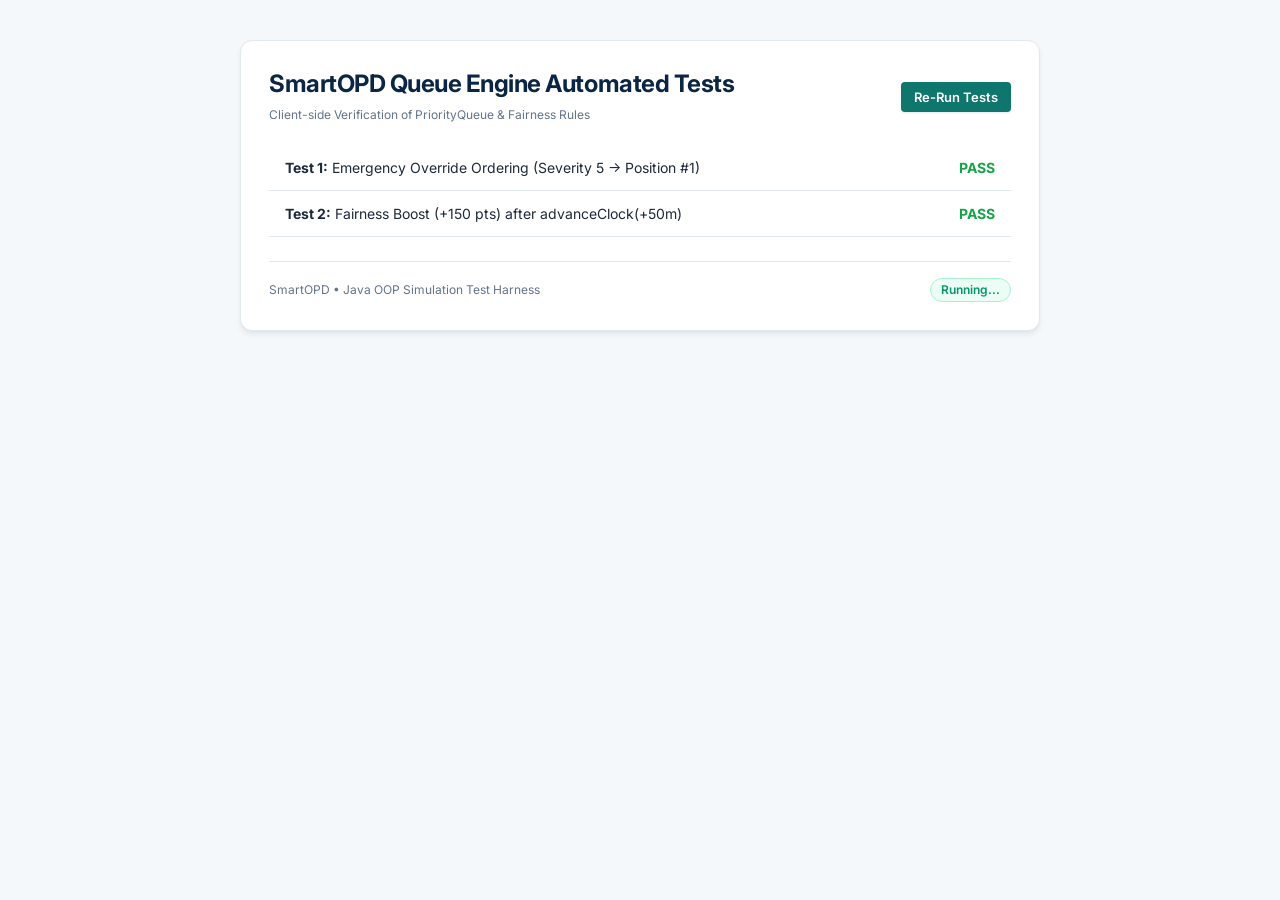
<file: frontend/js/tests/queue-tests.html>
<!DOCTYPE html>
<html lang="en">
<head>
  <meta charset="UTF-8">
  <meta name="viewport" content="width=device-width, initial-scale=1.0">
  <title>SmartOPD Queue Engine – Test Suite</title>
  <link rel="stylesheet" href="../../css/variables.css">
  <link rel="stylesheet" href="../../css/base.css">
  <style>
    body { padding: 40px; background-color: var(--bg-page); }
    .test-box { max-width: 800px; margin: 0 auto; background: #FFFFFF; border-radius: 12px; padding: 28px; box-shadow: var(--shadow-md); border: 1px solid var(--border-light); }
    .test-row { display: flex; align-items: center; justify-content: space-between; padding: 12px 16px; border-bottom: 1px solid var(--border-light); font-size: 0.875rem; }
    .test-pass { color: #16A34A; font-weight: 700; display: inline-flex; align-items: center; gap: 6px; }
    .test-fail { color: #DC2626; font-weight: 700; display: inline-flex; align-items: center; gap: 6px; }
  </style>
</head>
<body>
  <div class="test-box">
    <div style="display: flex; justify-content: space-between; align-items: center; margin-bottom: 20px;">
      <div>
        <h2 style="margin-bottom: 2px;">SmartOPD Queue Engine Automated Tests</h2>
        <span class="text-xs text-muted">Client-side Verification of PriorityQueue & Fairness Rules</span>
      </div>
      <button class="btn btn-primary btn-sm" onclick="runAllBrowserTests()">Re-Run Tests</button>
    </div>

    <div id="test-results-list"></div>

    <div style="margin-top: 24px; padding-top: 16px; border-top: 1px solid var(--border-light); display: flex; justify-content: space-between; align-items: center;">
      <span class="text-xs text-muted">SmartOPD • Java OOP Simulation Test Harness</span>
      <span id="test-summary-badge" class="badge badge-completed">Running...</span>
    </div>
  </div>

  <script src="../mock-data.js"></script>
  <script src="../scoring.js"></script>
  <script src="../queue-mock.js"></script>
  <script src="../simulator.js"></script>
  <script>
    function runAllBrowserTests() {
      const list = document.getElementById('test-results-list');
      const badge = document.getElementById('test-summary-badge');
      list.innerHTML = '';
      const q = window.SmartOPDQueue;

      q.resetState();
      q.resetClock();

      let passed = 0;
      let total = 0;

      function logTest(name, condition, details = '') {
        total++;
        if (condition) passed++;
        const row = document.createElement('div');
        row.className = 'test-row';
        row.innerHTML = `
          <span><strong>Test ${total}:</strong> ${name}</span>
          <span class="${condition ? 'test-pass' : 'test-fail'}">${condition ? 'PASS' : 'FAIL'}</span>
        `;
        list.appendChild(row);
      }

      // Test 1: Emergency Override Ordering
      q.registerPatient({ name: 'Walkin Test', age: 30, gender: 'M', phone: '9876500001', category: 'Walk-in', severity: 2, doctorId: 'DOC-105' });
      const emerg = q.registerPatient({ name: 'Emerg Test', age: 50, gender: 'F', phone: '9876500002', category: 'Emergency', severity: 5, doctorId: 'DOC-105' });
      const q105 = q.getDoctorQueue('DOC-105');
      logTest('Emergency Override Ordering (Severity 5 -> Position #1)', q105[0].id === emerg.id);

      // Test 2: Fairness Boost after advanceClock(+50)
      const sched = q.registerPatient({ name: 'Sched Test', age: 40, gender: 'M', phone: '9876500003', category: 'Scheduled', severity: 1, doctorId: 'DOC-101', appointmentTime: '11:00' });
      q.advanceClock(50);
      const isBoosted = q.isFairnessBoosted(sched, q.getNow());
      logTest('Fairness Boost (+150 pts) after advanceClock(+50m)', isBoosted);

      // Test 3: Emergency Cap Rule
      q.resetState();
      q.resetClock();
      const s = q.getState();
      const doc = s.doctors.find(d => d.id === 'DOC-103');
      doc.consecutiveEmergencies = 2;
      const starving = { id: 'P-STARVE', tokenNumber: 'PED-W-998', name: 'Starving', age: 8, gender: 'F', phone: '9876599998', category: 'Walk-in', severity: 1, department: 'Pediatrics', doctorId: 'DOC-103', doctorName: doc.name, room: doc.room, registrationTime: new Date(Date.now() - 46 * 60000).toISOString(), status: 'Waiting' };
      const urg = { id: 'P-URG', tokenNumber: 'PED-E-999', name: 'Urgent Sev 4', age: 6, gender: 'M', phone: '9876599999', category: 'Emergency', severity: 4, department: 'Pediatrics', doctorId: 'DOC-103', doctorName: doc.name, room: doc.room, registrationTime: new Date().toISOString(), status: 'Waiting' };
      s.patients.push(starving);
      s.patients.push(urg);
      q.saveState(s);
      const called = q.callNext('DOC-103');
      logTest('Emergency Cap Rule (Serves fairness-boosted patient when cap=2 reached)', called.id === starving.id);

      // Test 4: No-show frees the slot
      const preQ = q.getDoctorQueue('DOC-105');
      const topT = preQ[0].tokenNumber;
      const nextT = preQ[1].tokenNumber;
      q.markNoShow(topT);
      const postQ = q.getDoctorQueue('DOC-105');
      logTest('No-Show frees slot & shifts remaining queue up', postQ[0].tokenNumber === nextT);

      // Test 5: Tie-break by earlier registration time
      q.resetState();
      q.resetClock();
      const st = q.getState();
      st.patients = st.patients.filter(p => !(p.doctorId === 'DOC-104' && p.status === 'Waiting'));
      const pA = { id: 'PA', tokenNumber: 'O-1', name: 'Earlier A', age: 30, gender: 'M', phone: '9876511111', category: 'Walk-in', severity: 2, department: 'Orthopedics', doctorId: 'DOC-104', doctorName: 'Dr. Vikram Patel', room: 'OPD Room 112', registrationTime: new Date(Date.now() - 10000).toISOString(), status: 'Waiting' };
      const pB = { id: 'PB', tokenNumber: 'O-2', name: 'Later B', age: 32, gender: 'F', phone: '9876522222', category: 'Walk-in', severity: 2, department: 'Orthopedics', doctorId: 'DOC-104', doctorName: 'Dr. Vikram Patel', room: 'OPD Room 112', registrationTime: new Date(Date.now() - 5000).toISOString(), status: 'Waiting' };
      st.patients.push(pB);
      st.patients.push(pA);
      q.saveState(st);
      const tieQ = q.getDoctorQueue('DOC-104');
      logTest('Tie-break deterministically by registration time (FIFO)', tieQ[0].id === pA.id);

      // Test 6: getPatientByToken (case-insensitive & trim)
      q.resetState();
      q.resetClock();
      const foundToken = q.getPatientByToken('   card-w-005   ');
      logTest('getPatientByToken: Case-insensitive & whitespace trimming', foundToken !== null && foundToken.tokenNumber === 'CARD-W-005');

      // Test 7: getPublicBoardData zero PII
      const board = q.getPublicBoardData();
      let hasPII = false;
      board.forEach(d => {
        if (d.patientName || d.phone || d.age || d.chiefComplaint) hasPII = true;
        (d.nextTokens || []).forEach(t => {
          if (t.name || t.patientName || t.phone || t.age || t.chiefComplaint) hasPII = true;
        });
      });
      logTest('getPublicBoardData: Contains ZERO patient names, phone, age or complaints', !hasPII && board.length >= 5);

      // Test 8: getPublicQueueSummary privacy safe
      const summary = q.getPublicQueueSummary('CARD-W-005');
      const isSafe = summary && summary.token === 'CARD-W-005' &&
                     summary.firstName === 'Priya' &&
                     summary.name === undefined &&
                     summary.phone === undefined &&
                     summary.age === undefined &&
                     summary.chiefComplaint === undefined &&
                     typeof summary.position === 'number';
      logTest('getPublicQueueSummary: Exposes only privacy-safe fields & first name greeting', isSafe);

      // Test 9: getTokenTimeline order
      q.completeConsultation('DOC-103');
      q.advanceClock(40);
      const testP = q.callNext('DOC-103');
      const timeline = q.getTokenTimeline(testP.tokenNumber);
      let isOrdered = Array.isArray(timeline) && timeline.length >= 1;
      for (let i = 0; i < timeline.length - 1; i++) {
        if (new Date(timeline[i].timestamp).getTime() > new Date(timeline[i + 1].timestamp).getTime()) {
          isOrdered = false;
        }
      }
      logTest('getTokenTimeline: Events ordered chronologically (oldest first)', isOrdered);

      // Test 10: Settings Validation
      let caught = 0;
      try { q.updateSettings({ SEVERITY_WEIGHT: -10 }); } catch (e) { caught++; }
      try { q.updateSettings({ WAIT_WEIGHT_PER_MIN: 15 }); } catch (e) { caught++; }
      try { q.updateSettings({ MAX_CONSECUTIVE_EMERGENCIES: 0 }); } catch (e) { caught++; }
      try { q.updateSettings({ EMERGENCY_BUFFER_SLOTS_DEFAULT: 25 }); } catch (e) { caught++; }
      logTest('Settings Validation: Rejects out-of-range values with readable errors (4/4)', caught === 4);

      // Test 11: updateSettings Changes Scoring Order
      q.resetState();
      q.resetClock();
      const s11 = q.getState();
      s11.patients = s11.patients.filter(p => !(p.doctorId === 'DOC-104' && p.status === 'Waiting'));
      q.saveState(s11);
      const pHighSev = q.registerPatient({ name: 'Med Sev', age: 45, gender: 'F', phone: '9876540001', category: 'Walk-in', severity: 2, doctorId: 'DOC-104' });
      const s11B = q.getState();
      const pLongWait = { id: 'P_LW', tokenNumber: 'ORTH-W-888', name: 'Low Sev Long Wait', age: 50, gender: 'M', phone: '9876540002', category: 'Walk-in', severity: 1, department: 'Orthopedics', doctorId: 'DOC-104', doctorName: 'Dr. Vikram Patel', room: 'OPD Room 112', registrationTime: new Date(Date.now() - 80 * 60000).toISOString(), status: 'Waiting' };
      s11B.patients.push(pLongWait);
      q.saveState(s11B);
      let qOrder = q.getDoctorQueue('DOC-104');
      const pLongWaitFirst = qOrder[0].id === pLongWait.id;
      q.updateSettings({ SEVERITY_WEIGHT: 300, WAIT_WEIGHT_PER_MIN: 0.2, FAIRNESS_BOOST: 10 });
      qOrder = q.getDoctorQueue('DOC-104');
      const pHighSevFirst = qOrder[0].id === pHighSev.id;
      logTest('updateSettings: Dynamically inverts queue ordering based on weights', pLongWaitFirst && pHighSevFirst);
      q.resetSettings();

      // Test 12: deleteDoctor Blocked with Waiting Patients
      q.resetState();
      let delBlocked = false;
      try { q.deleteDoctor('DOC-101'); } catch (e) { delBlocked = e.message.includes('waiting patient'); }
      q.addDoctor({ id: 'DOC-TMP', name: 'Dr. Temp', department: 'General Medicine', room: 'Room 999', workingHours: { start: '09:00', end: '17:00' }, avgConsultMinutes: 10, emergencyBufferSlots: 2, status: 'Available' });
      q.deleteDoctor('DOC-TMP');
      const tmpExists = q.getDoctors().some(d => d.id === 'DOC-TMP');
      logTest('deleteDoctor: Blocked when waiting patients exist & succeeds when 0 waiting', delBlocked && !tmpExists);

      // Test 13: CONFIG_CHANGE Event Type
      q.resetState();
      q.updateSettings({ SEVERITY_WEIGHT: 120 });
      const evts = q.getEvents({ limit: 5 });
      const hasConfigEvt = evts.some(e => e.type === 'CONFIG_CHANGE');
      const hasAdminEvt = evts.some(e => e.type === 'ADMIN_CHANGE');
      logTest('queue-mock.js: Emits CONFIG_CHANGE event (zero ADMIN_CHANGE)', hasConfigEvt && !hasAdminEvt);

      // --- Tests 14 to 19: Simulation Engine Tests ---
      const Sim = window.SmartOPDSimulator;

      // Test 14: Simulator deterministic for same seed
      const simA = Sim.runSimulation({ ...Sim.PRESETS['busy-day'], randomSeed: 12345 });
      const simB = Sim.runSimulation({ ...Sim.PRESETS['busy-day'], randomSeed: 12345 });
      const isDeterm = JSON.stringify(simA.policies.smartopd.records) === JSON.stringify(simB.policies.smartopd.records) &&
                       simA.policies.smartopd.metrics.averageWaitOverall === simB.policies.smartopd.metrics.averageWaitOverall;
      logTest('Simulator is deterministic for the same seed', isDeterm);

      // Test 15: All three policies serve every patient exactly once
      const sim75 = Sim.runSimulation({ numPatients: 75, numDoctors: 3, randomSeed: 888 });
      const fcfsS = sim75.policies.fcfs.records;
      const strictS = sim75.policies.strictPriority.records;
      const smartS = sim75.policies.smartopd.records;
      const allOnce = fcfsS.length === 75 && new Set(fcfsS.map(p => p.id)).size === 75 &&
                      strictS.length === 75 && new Set(strictS.map(p => p.id)).size === 75 &&
                      smartS.length === 75 && new Set(smartS.map(p => p.id)).size === 75;
      logTest('All three simulation policies serve every patient exactly once', allOnce);

      // Test 16: In Busy Day, SmartOPD average emergency wait <= FCFS
      const bRes = Sim.runSimulation(Sim.PRESETS['busy-day']);
      logTest('In Busy Day, SmartOPD average emergency wait <= FCFS', bRes.policies.smartopd.metrics.averageWaitEmergency <= bRes.policies.fcfs.metrics.averageWaitEmergency);

      // Test 17: In Emergency Surge, SmartOPD starvation count <= Strict Priority
      const sRes = Sim.runSimulation(Sim.PRESETS['emergency-surge']);
      logTest('In Emergency Surge, SmartOPD starvation count <= Strict Priority', sRes.policies.smartopd.metrics.starvationCount <= sRes.policies.strictPriority.metrics.starvationCount);

      // Test 18: Insights text contains numbers that match the metrics
      const bInsights = bRes.insights;
      const bFcfs = bRes.policies.fcfs.metrics;
      const bStrict = bRes.policies.strictPriority.metrics;
      const bSmart = bRes.policies.smartopd.metrics;
      const matchInsights = bInsights.some(t => t.includes(String(bSmart.avgWaitEmergency)) && t.includes(String(bFcfs.avgWaitEmergency))) &&
                            bInsights.some(t => t.includes(String(bStrict.starvationCount)) && t.includes(String(bSmart.starvationCount))) &&
                            bInsights.some(t => t.includes(String(bSmart.maxScheduledWait))) &&
                            bInsights.some(t => t.includes(String(bSmart.p90Wait)));
      logTest('Insights text contains numbers that match the simulation metrics', matchInsights);

      // Test 19: 500 patient run finishes under 2 seconds
      const t0 = performance.now();
      const sim500 = Sim.runSimulation({ numPatients: 500, numDoctors: 4, avgConsultMinutes: 10, randomSeed: 42 });
      const elapsed500 = performance.now() - t0;
      logTest(`500-patient simulation finishes under 2 seconds (${elapsed500.toFixed(1)}ms)`, elapsed500 < 2000 && sim500.patientsCount === 500);

      // --- Task 6 Verification Checks ---
      const knownConfig = { numPatients: 100, numDoctors: 4, avgConsultMinutes: 12, arrivalSpreadMinutes: 300, randomSeed: 42 };
      const knownRun = Sim.runSimulation(knownConfig);
      logTest('offeredLoadPercent is correct for a known config (100%)', knownRun.offeredLoadPercent === 100);

      const busyPresetRun = Sim.runSimulation(Sim.PRESETS['busy-day']);
      logTest('Busy Day preset load is between 80 and 100 (90%)', busyPresetRun.offeredLoadPercent >= 80 && busyPresetRun.offeredLoadPercent <= 100);

      let sumSmStarv = 0, sumStStarv = 0, sumSmMax = 0, sumStMax = 0;
      for (let s = 1; s <= 30; s++) {
        const run = Sim.runSimulation({ ...Sim.PRESETS['busy-day'], randomSeed: s });
        sumSmStarv += run.policies.smartopd.metrics.starvationCount;
        sumStStarv += run.policies.strictPriority.metrics.starvationCount;
        sumSmMax += run.policies.smartopd.metrics.maxScheduledWait;
        sumStMax += run.policies.strictPriority.metrics.maxScheduledWait;
      }
      logTest('Averaged over seeds 1 to 30, SmartOPD scheduled starvation <= Strict Priority', (sumSmStarv / 30) <= (sumStStarv / 30));
      logTest('Averaged over seeds 1 to 30, SmartOPD max scheduled wait <= Strict Priority', (sumSmMax / 30) <= (sumStMax / 30));

      const testPat = { id: 'T-01', category: 'Scheduled', severity: 3, registrationTime: new Date(Date.now() - 25 * 60000).toISOString(), appointmentTime: '12:00', arrivalMinute: 5, appointmentMinute: 30 };
      const nowT = new Date();
      const sQM = q.calculatePriorityScore(testPat, nowT);
      const sScoring = window.SmartOPDScoring.calculatePriorityScore(testPat, { now: nowT, settings: q.getSettings() });
      logTest('Shared scoring function equality test (SmartOPDScoring == queue-mock)', sQM === sScoring);

      badge.textContent = `${passed} / ${total} Passed (${Math.round((passed / total) * 100)}%)`;
      badge.className = passed === total ? 'badge badge-completed' : 'badge badge-emergency';
    }

    window.onload = runAllBrowserTests;
  </script>
</body>
</html>
</file>
<file: frontend/css/variables.css>
/**
 * SmartOPD – Design Tokens & System Variables
 * File: css/variables.css
 * 
 * Provides centralized tokens for colors, typography, spacing,
 * elevation shadows, border radii, and animation timings.
 */

:root {
  /* ==========================================================================
     Brand & Neutral Colors (Exact User-Specified Palette)
     ========================================================================== */
  --primary-teal: #0F766E;        /* Primary action & brand teal */
  --primary-teal-hover: #115E59;  /* Darker teal for button hover */
  --primary-teal-light: #CCFBF1;  /* Soft teal tint for backgrounds */
  --primary-teal-subtle: #F0FDFA; /* Ultra light teal for cards */

  --navy-dark: #0B2545;           /* Deep navy for sidebar & header brand */
  --navy-darker: #06182E;         /* Darkest navy for borders / footer */
  --navy-surface: #13335C;        /* Navy container / active nav item */

  --sky-accent: #38BDF8;          /* Bright sky accent for focus & highlights */
  --sky-accent-hover: #0EA5E9;    /* Darker sky hover */
  --sky-subtle: #E0F2FE;          /* Soft sky tint */

  --bg-page: #F4F8FA;             /* App canvas background */
  --bg-card: #FFFFFF;             /* Pure white card surface */
  --bg-input: #FFFFFF;            /* Form field background */

  --text-main: #1E293B;           /* Primary slate text (high contrast) */
  --text-muted: #64748B;          /* Muted slate text for labels & hints */
  --text-light: #94A3B8;          /* Lighter text for placeholders/footers */
  --text-inverse: #FFFFFF;        /* White text for dark surfaces */

  --border-light: #E2E8F0;        /* Card & divider subtle border */
  --border-medium: #CBD5E1;       /* Form control border */
  --border-focus: #0F766E;        /* Active input border */

  /* ==========================================================================
     Clinical Severity Colors (Triage Level 1 – 5)
     ========================================================================== */
  /* Level 5: Emergency (Immediate resuscitation / critical) */
  --sev-5-emergency: #DC2626;
  --sev-5-bg: #FEF2F2;
  --sev-5-border: #FECACA;

  /* Level 4: High (Urgent attention within 15 mins) */
  --sev-4-high: #EA580C;
  --sev-4-bg: #FFF7ED;
  --sev-4-border: #FFEDD5;

  /* Level 3: Medium (Semi-urgent evaluation) */
  --sev-3-medium: #F59E0B;
  --sev-3-bg: #FFFBEB;
  --sev-3-border: #FEF3C7;

  /* Level 1 & 2: Low (Routine OPD consultation) */
  --sev-low: #16A34A;
  --sev-low-bg: #F0FDF4;
  --sev-low-border: #DCFCE7;

  /* ==========================================================================
     Explainability & Fairness Tokens
     ========================================================================== */
  --fairness-violet: #7C3AED;     /* Fairness-boost badge violet */
  --fairness-bg: #F5F3FF;         /* Soft violet surface */
  --fairness-border: #DDD6FE;     /* Subtle violet border */

  /* ==========================================================================
     OPD Queue Status Colors
     ========================================================================== */
  --status-scheduled: #2563EB;    /* Pre-booked appointment */
  --status-scheduled-bg: #EFF6FF;
  --status-walkin: #6366F1;       /* Walk-in patient token */
  --status-walkin-bg: #EEF2FF;
  --status-waiting: #D97706;      /* In lobby waiting */
  --status-waiting-bg: #FFFBEB;
  --status-consulting: #0D9488;   /* In doctor room right now */
  --status-consulting-bg: #F0FDFA;
  --status-completed: #059669;    /* Visit completed */
  --status-completed-bg: #ECFDF5;

  /* ==========================================================================
     Typography (Inter from Google Fonts)
     ========================================================================== */
  --font-sans: 'Inter', -apple-system, BlinkMacSystemFont, 'Segoe UI', Roboto, Oxygen, Ubuntu, Cantarell, sans-serif;
  --font-mono: 'JetBrains Mono', 'Fira Code', monospace;

  /* ==========================================================================
     Spacing System (8px Grid Alignment)
     ========================================================================== */
  --space-0: 0px;
  --space-1: 4px;   /* 0.5x */
  --space-2: 8px;   /* 1x base */
  --space-3: 12px;  /* 1.5x */
  --space-4: 16px;  /* 2x */
  --space-5: 20px;  /* 2.5x */
  --space-6: 24px;  /* 3x */
  --space-8: 32px;  /* 4x */
  --space-10: 40px; /* 5x */
  --space-12: 48px; /* 6x */
  --space-16: 64px; /* 8x */

  /* ==========================================================================
     Border Radii (12px rounded cards standard)
     ========================================================================== */
  --radius-xs: 4px;
  --radius-sm: 8px;
  --radius-md: 12px;  /* Required: 12px rounded cards */
  --radius-lg: 16px;
  --radius-xl: 24px;
  --radius-full: 9999px;

  /* ==========================================================================
     Elevation & Shadows (Soft modern healthcare shadows)
     ========================================================================== */
  --shadow-xs: 0 1px 2px 0 rgba(11, 37, 69, 0.05);
  --shadow-sm: 0 1px 3px 0 rgba(11, 37, 69, 0.08), 0 1px 2px -1px rgba(11, 37, 69, 0.08);
  --shadow-md: 0 4px 6px -1px rgba(11, 37, 69, 0.08), 0 2px 4px -2px rgba(11, 37, 69, 0.06);
  --shadow-lg: 0 10px 15px -3px rgba(11, 37, 69, 0.08), 0 4px 6px -4px rgba(11, 37, 69, 0.04);
  --shadow-xl: 0 20px 25px -5px rgba(11, 37, 69, 0.1), 0 8px 10px -6px rgba(11, 37, 69, 0.06);
  --shadow-teal: 0 4px 14px 0 rgba(15, 118, 110, 0.25);
  --shadow-card-hover: 0 12px 24px -4px rgba(11, 37, 69, 0.12), 0 4px 8px -2px rgba(11, 37, 69, 0.06);

  /* ==========================================================================
     Transitions & Motion
     ========================================================================== */
  --transition-fast: 0.15s ease-in-out;
  --transition-normal: 0.25s cubic-bezier(0.4, 0, 0.2, 1);
  --transition-slow: 0.35s cubic-bezier(0.4, 0, 0.2, 1);

  /* Layout dimensions */
  --sidebar-width: 260px;
  --topbar-height: 68px;
}
</file>
<file: frontend/css/base.css>
/**
 * SmartOPD – Base Styles & Component Library
 * File: css/base.css
 * 
 * Includes CSS reset, typography, buttons, inputs, cards,
 * tables, status badges, severity pills, toasts, and layout grid.
 */

/* Import Google Font 'Inter' */
@import url('https://fonts.googleapis.com/css2?family=Inter:wght@300;400;500;600;700;800&display=swap');

/* ==========================================================================
   CSS Reset & Base Defaults
   ========================================================================== */
*, *::before, *::after {
  box-sizing: border-box;
  margin: 0;
  padding: 0;
}

html {
  font-size: 16px;
  scroll-behavior: smooth;
  -webkit-font-smoothing: antialiased;
  -moz-osx-font-smoothing: grayscale;
}

body {
  font-family: var(--font-sans);
  background-color: var(--bg-page);
  color: var(--text-main);
  line-height: 1.5;
  font-weight: 400;
  min-height: 100vh;
}

img, svg {
  display: block;
  max-width: 100%;
}

a {
  color: var(--primary-teal);
  text-decoration: none;
  transition: color var(--transition-fast);
}

a:hover {
  color: var(--primary-teal-hover);
  text-decoration: underline;
}

/* ==========================================================================
   Typography
   ========================================================================== */
h1, h2, h3, h4, h5, h6 {
  color: var(--navy-dark);
  font-weight: 700;
  line-height: 1.25;
  margin-bottom: var(--space-2);
}

h1 { font-size: 2rem; letter-spacing: -0.025em; }
h2 { font-size: 1.5rem; letter-spacing: -0.02em; }
h3 { font-size: 1.25rem; }
h4 { font-size: 1.125rem; }
h5 { font-size: 1rem; }
h6 { font-size: 0.875rem; text-transform: uppercase; letter-spacing: 0.05em; }

p {
  color: var(--text-main);
  margin-bottom: var(--space-3);
}

.text-muted {
  color: var(--text-muted);
}

.text-teal {
  color: var(--primary-teal);
}

.text-navy {
  color: var(--navy-dark);
}

.text-sky {
  color: var(--sky-accent);
}

.text-sm {
  font-size: 0.875rem;
}

.text-xs {
  font-size: 0.75rem;
}

.font-medium {
  font-weight: 500;
}

.font-semibold {
  font-weight: 600;
}

.font-bold {
  font-weight: 700;
}

/* ==========================================================================
   Buttons
   ========================================================================== */
.btn {
  display: inline-flex;
  align-items: center;
  justify-content: center;
  gap: var(--space-2);
  padding: 0.625rem 1.25rem;
  font-family: var(--font-sans);
  font-size: 0.9375rem;
  font-weight: 600;
  line-height: 1.25;
  border-radius: var(--radius-sm);
  border: 1px solid transparent;
  cursor: pointer;
  transition: all var(--transition-fast);
  text-decoration: none;
  user-select: none;
  white-space: nowrap;
}

.btn:hover {
  text-decoration: none;
}

.btn:focus-visible {
  outline: 2px solid var(--sky-accent);
  outline-offset: 2px;
}

.btn:disabled {
  opacity: 0.6;
  cursor: not-allowed;
  pointer-events: none;
}

/* Primary Button (Teal) */
.btn-primary {
  background-color: var(--primary-teal);
  color: var(--text-inverse);
  box-shadow: var(--shadow-sm);
}

.btn-primary:hover {
  background-color: var(--primary-teal-hover);
  box-shadow: var(--shadow-teal);
  transform: translateY(-1px);
}

.btn-primary:active {
  transform: translateY(0);
}

/* Secondary Button (Bordered slate / navy text) */
.btn-secondary {
  background-color: #FFFFFF;
  color: var(--navy-dark);
  border-color: var(--border-medium);
  box-shadow: var(--shadow-xs);
}

.btn-secondary:hover {
  background-color: var(--bg-page);
  border-color: var(--navy-dark);
}

/* Danger Button (Red) */
.btn-danger {
  background-color: var(--sev-5-emergency);
  color: var(--text-inverse);
  box-shadow: var(--shadow-xs);
}

.btn-danger:hover {
  background-color: #B91C1C;
  transform: translateY(-1px);
}

/* Ghost Button (Transparent with subtle teal hover) */
.btn-ghost {
  background-color: transparent;
  color: var(--navy-dark);
}

.btn-ghost:hover {
  background-color: rgba(15, 118, 110, 0.08);
  color: var(--primary-teal);
}

/* Button Sizes */
.btn-sm {
  padding: 0.375rem 0.75rem;
  font-size: 0.8125rem;
  border-radius: var(--radius-xs);
}

.btn-lg {
  padding: 0.875rem 1.75rem;
  font-size: 1.0625rem;
}

.btn-block {
  width: 100%;
}

.btn-icon {
  padding: 0.625rem;
  border-radius: var(--radius-sm);
}

/* ==========================================================================
   Form Controls & Inputs
   ========================================================================== */
.form-group {
  margin-bottom: var(--space-4);
  text-align: left;
}

.form-label {
  display: block;
  font-size: 0.875rem;
  font-weight: 600;
  color: var(--navy-dark);
  margin-bottom: var(--space-1);
}

.form-label .required {
  color: var(--sev-5-emergency);
  margin-left: 2px;
}

.form-control,
.form-select,
.form-textarea {
  width: 100%;
  padding: 0.6875rem 0.875rem;
  font-family: var(--font-sans);
  font-size: 0.9375rem;
  color: var(--text-main);
  background-color: var(--bg-input);
  border: 1.5px solid var(--border-medium);
  border-radius: var(--radius-sm);
  transition: border-color var(--transition-fast), box-shadow var(--transition-fast);
}

.form-control::placeholder {
  color: var(--text-light);
}

.form-control:focus,
.form-select:focus,
.form-textarea:focus {
  outline: none;
  border-color: var(--primary-teal);
  box-shadow: 0 0 0 3px rgba(15, 118, 110, 0.15);
}

.form-control.is-invalid,
.form-select.is-invalid {
  border-color: var(--sev-5-emergency);
  background-color: var(--sev-5-bg);
}

.form-control.is-invalid:focus {
  box-shadow: 0 0 0 3px rgba(220, 38, 38, 0.15);
}

.form-error {
  display: none;
  font-size: 0.8125rem;
  color: var(--sev-5-emergency);
  margin-top: var(--space-1);
  font-weight: 500;
}

.form-error.active {
  display: flex;
  align-items: center;
  gap: 4px;
}

.form-help {
  font-size: 0.8125rem;
  color: var(--text-muted);
  margin-top: var(--space-1);
}

/* Input with icon wrapper */
.input-icon-wrapper {
  position: relative;
  display: flex;
  align-items: center;
}

.input-icon-wrapper .input-icon-left {
  position: absolute;
  left: 12px;
  color: var(--text-muted);
  pointer-events: none;
  display: flex;
  align-items: center;
}

.input-icon-wrapper .input-icon-right {
  position: absolute;
  right: 12px;
  color: var(--text-muted);
  display: flex;
  align-items: center;
  cursor: pointer;
  background: none;
  border: none;
  padding: 4px;
  border-radius: var(--radius-xs);
}

.input-icon-wrapper .input-icon-right:hover {
  color: var(--navy-dark);
}

.input-icon-wrapper .form-control.has-left-icon {
  padding-left: 40px;
}

.input-icon-wrapper .form-control.has-right-icon {
  padding-right: 40px;
}

/* ==========================================================================
   Cards (12px Rounded Standard)
   ========================================================================== */
.card {
  background-color: var(--bg-card);
  border-radius: var(--radius-md); /* 12px */
  border: 1px solid var(--border-light);
  box-shadow: var(--shadow-sm);
  transition: transform var(--transition-fast), box-shadow var(--transition-fast);
  overflow: hidden;
}

.card-body {
  padding: var(--space-6);
}

.card-header {
  padding: var(--space-4) var(--space-6);
  border-bottom: 1px solid var(--border-light);
  display: flex;
  align-items: center;
  justify-content: space-between;
}

.card-footer {
  padding: var(--space-4) var(--space-6);
  border-top: 1px solid var(--border-light);
  background-color: var(--bg-page);
}

.card-interactive {
  cursor: pointer;
}

.card-interactive:hover {
  transform: translateY(-2px);
  box-shadow: var(--shadow-card-hover);
  border-color: var(--primary-teal);
}

/* ==========================================================================
   Tables
   ========================================================================== */
.table-container {
  width: 100%;
  overflow-x: auto;
  border-radius: var(--radius-md);
  border: 1px solid var(--border-light);
  background-color: var(--bg-card);
  box-shadow: var(--shadow-xs);
}

.table {
  width: 100%;
  border-collapse: collapse;
  text-align: left;
  font-size: 0.875rem;
}

.table th {
  background-color: #F8FAFC;
  color: var(--navy-dark);
  font-weight: 600;
  padding: 0.75rem 1rem;
  border-bottom: 1px solid var(--border-light);
  white-space: nowrap;
}

.table td {
  padding: 0.875rem 1rem;
  border-bottom: 1px solid var(--border-light);
  color: var(--text-main);
  vertical-align: middle;
}

.table tr:last-child td {
  border-bottom: none;
}

.table-hover tbody tr:hover {
  background-color: var(--primary-teal-subtle);
}

/* ==========================================================================
   Status Badges
   ========================================================================== */
.badge {
  display: inline-flex;
  align-items: center;
  gap: 4px;
  padding: 0.25rem 0.625rem;
  font-size: 0.75rem;
  font-weight: 600;
  border-radius: var(--radius-full);
  line-height: 1.2;
  white-space: nowrap;
  border: 1px solid transparent;
}

/* Emergency Badge */
.badge-emergency {
  background-color: var(--sev-5-bg);
  color: var(--sev-5-emergency);
  border-color: var(--sev-5-border);
}

/* Scheduled Appointment Badge */
.badge-scheduled {
  background-color: var(--status-scheduled-bg);
  color: var(--status-scheduled);
  border-color: #BFDBFE;
}

/* Walk-in Patient Badge */
.badge-walkin {
  background-color: var(--status-walkin-bg);
  color: var(--status-walkin);
  border-color: #C7D2FE;
}

/* Waiting in Queue Badge */
.badge-waiting {
  background-color: var(--status-waiting-bg);
  color: var(--status-waiting);
  border-color: var(--sev-3-border);
}

/* In Consultation Badge */
.badge-consulting {
  background-color: var(--status-consulting-bg);
  color: var(--status-consulting);
  border-color: #99F6E4;
}

/* Completed Visit Badge */
.badge-completed {
  background-color: var(--status-completed-bg);
  color: var(--status-completed);
  border-color: #A7F3D0;
}

/* Fairness-Boost Badge */
.badge-fairness {
  background-color: var(--fairness-bg);
  color: var(--fairness-violet);
  border-color: var(--fairness-border);
}

/* ==========================================================================
   Severity Pills (1 to 5 Clinical Triage)
   ========================================================================== */
.sev-pill {
  display: inline-flex;
  align-items: center;
  justify-content: center;
  font-size: 0.75rem;
  font-weight: 700;
  padding: 0.2rem 0.5rem;
  border-radius: var(--radius-sm);
  line-height: 1;
  border: 1px solid transparent;
  gap: 4px;
}

.sev-pill-5 {
  background-color: var(--sev-5-bg);
  color: var(--sev-5-emergency);
  border-color: var(--sev-5-border);
}

.sev-pill-4 {
  background-color: var(--sev-4-bg);
  color: var(--sev-4-high);
  border-color: var(--sev-4-border);
}

.sev-pill-3 {
  background-color: var(--sev-3-bg);
  color: var(--sev-3-medium);
  border-color: var(--sev-3-border);
}

.sev-pill-2,
.sev-pill-1 {
  background-color: var(--sev-low-bg);
  color: var(--sev-low);
  border-color: var(--sev-low-border);
}

/* ==========================================================================
   Toast Notifications
   ========================================================================== */
.toast-container {
  position: fixed;
  top: 24px;
  right: 24px;
  z-index: 9999;
  display: flex;
  flex-direction: column;
  gap: var(--space-2);
  pointer-events: none;
}

.toast {
  pointer-events: auto;
  min-width: 300px;
  max-width: 420px;
  background-color: #FFFFFF;
  border-radius: var(--radius-sm);
  border-left: 4px solid var(--primary-teal);
  box-shadow: var(--shadow-xl);
  padding: 0.875rem 1rem;
  display: flex;
  align-items: flex-start;
  gap: 12px;
  font-size: 0.875rem;
  color: var(--text-main);
  animation: toastSlideIn 0.3s cubic-bezier(0.16, 1, 0.3, 1) forwards;
  transition: opacity 0.2s ease, transform 0.2s ease;
}

.toast.toast-success { border-left-color: var(--status-completed); }
.toast.toast-error   { border-left-color: var(--sev-5-emergency); }
.toast.toast-warning { border-left-color: var(--sev-3-medium); }
.toast.toast-info    { border-left-color: var(--sky-accent); }

.toast-icon {
  flex-shrink: 0;
  width: 20px;
  height: 20px;
  margin-top: 1px;
}

.toast.toast-success .toast-icon { color: var(--status-completed); }
.toast.toast-error .toast-icon   { color: var(--sev-5-emergency); }
.toast.toast-warning .toast-icon { color: var(--sev-3-medium); }
.toast.toast-info .toast-icon    { color: var(--sky-accent); }

.toast-message {
  flex: 1;
}

.toast-title {
  font-weight: 600;
  color: var(--navy-dark);
  margin-bottom: 2px;
}

.toast-close {
  background: none;
  border: none;
  color: var(--text-muted);
  cursor: pointer;
  padding: 2px;
}

.toast-close:hover {
  color: var(--navy-dark);
}

@keyframes toastSlideIn {
  from {
    opacity: 0;
    transform: translateX(100%);
  }
  to {
    opacity: 1;
    transform: translateX(0);
  }
}

/* ==========================================================================
   Layout Grid & Utility Classes
   ========================================================================== */
.container {
  width: 100%;
  max-width: 1280px;
  margin: 0 auto;
  padding: 0 var(--space-4);
}

.grid {
  display: grid;
}

.grid-cols-1 { grid-template-columns: repeat(1, minmax(0, 1fr)); }
.grid-cols-2 { grid-template-columns: repeat(2, minmax(0, 1fr)); }
.grid-cols-3 { grid-template-columns: repeat(3, minmax(0, 1fr)); }
.grid-cols-4 { grid-template-columns: repeat(4, minmax(0, 1fr)); }

.gap-2 { gap: var(--space-2); }
.gap-3 { gap: var(--space-3); }
.gap-4 { gap: var(--space-4); }
.gap-6 { gap: var(--space-6); }
.gap-8 { gap: var(--space-8); }

.flex { display: flex; }
.flex-col { flex-direction: column; }
.flex-wrap { flex-wrap: wrap; }
.items-center { align-items: center; }
.items-start { align-items: flex-start; }
.justify-between { justify-content: space-between; }
.justify-center { justify-content: center; }
.justify-end { justify-content: flex-end; }
.flex-1 { flex: 1 1 0%; }

.w-full { width: 100%; }
.mt-1 { margin-top: var(--space-1); }
.mt-2 { margin-top: var(--space-2); }
.mt-3 { margin-top: var(--space-3); }
.mt-4 { margin-top: var(--space-4); }
.mt-6 { margin-top: var(--space-6); }
.mb-2 { margin-bottom: var(--space-2); }
.mb-4 { margin-bottom: var(--space-4); }
.mb-6 { margin-bottom: var(--space-6); }

/* Responsive adjustments */
@media (max-width: 1024px) {
  .grid-cols-4 { grid-template-columns: repeat(2, minmax(0, 1fr)); }
  .grid-cols-3 { grid-template-columns: repeat(2, minmax(0, 1fr)); }
}

@media (max-width: 640px) {
  .grid-cols-4,
  .grid-cols-3,
  .grid-cols-2 { grid-template-columns: 1fr; }
}
</file>
